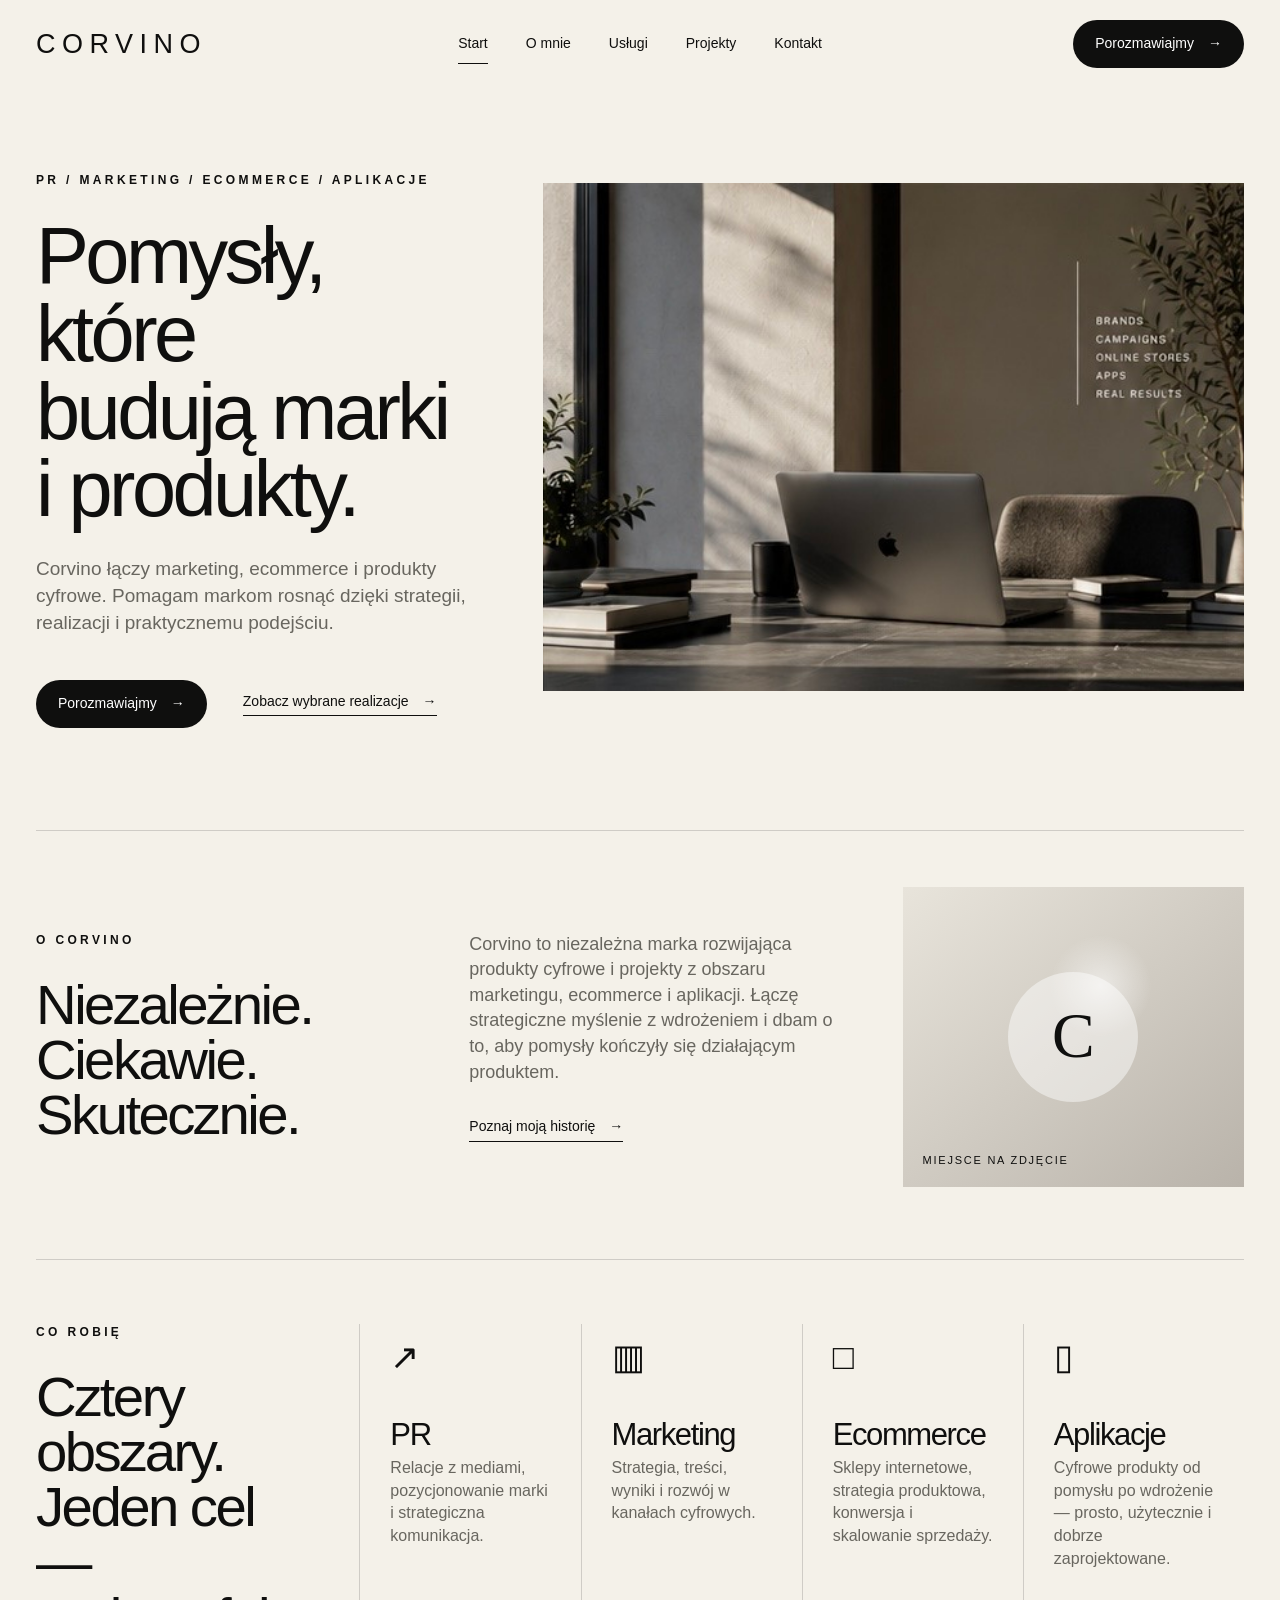
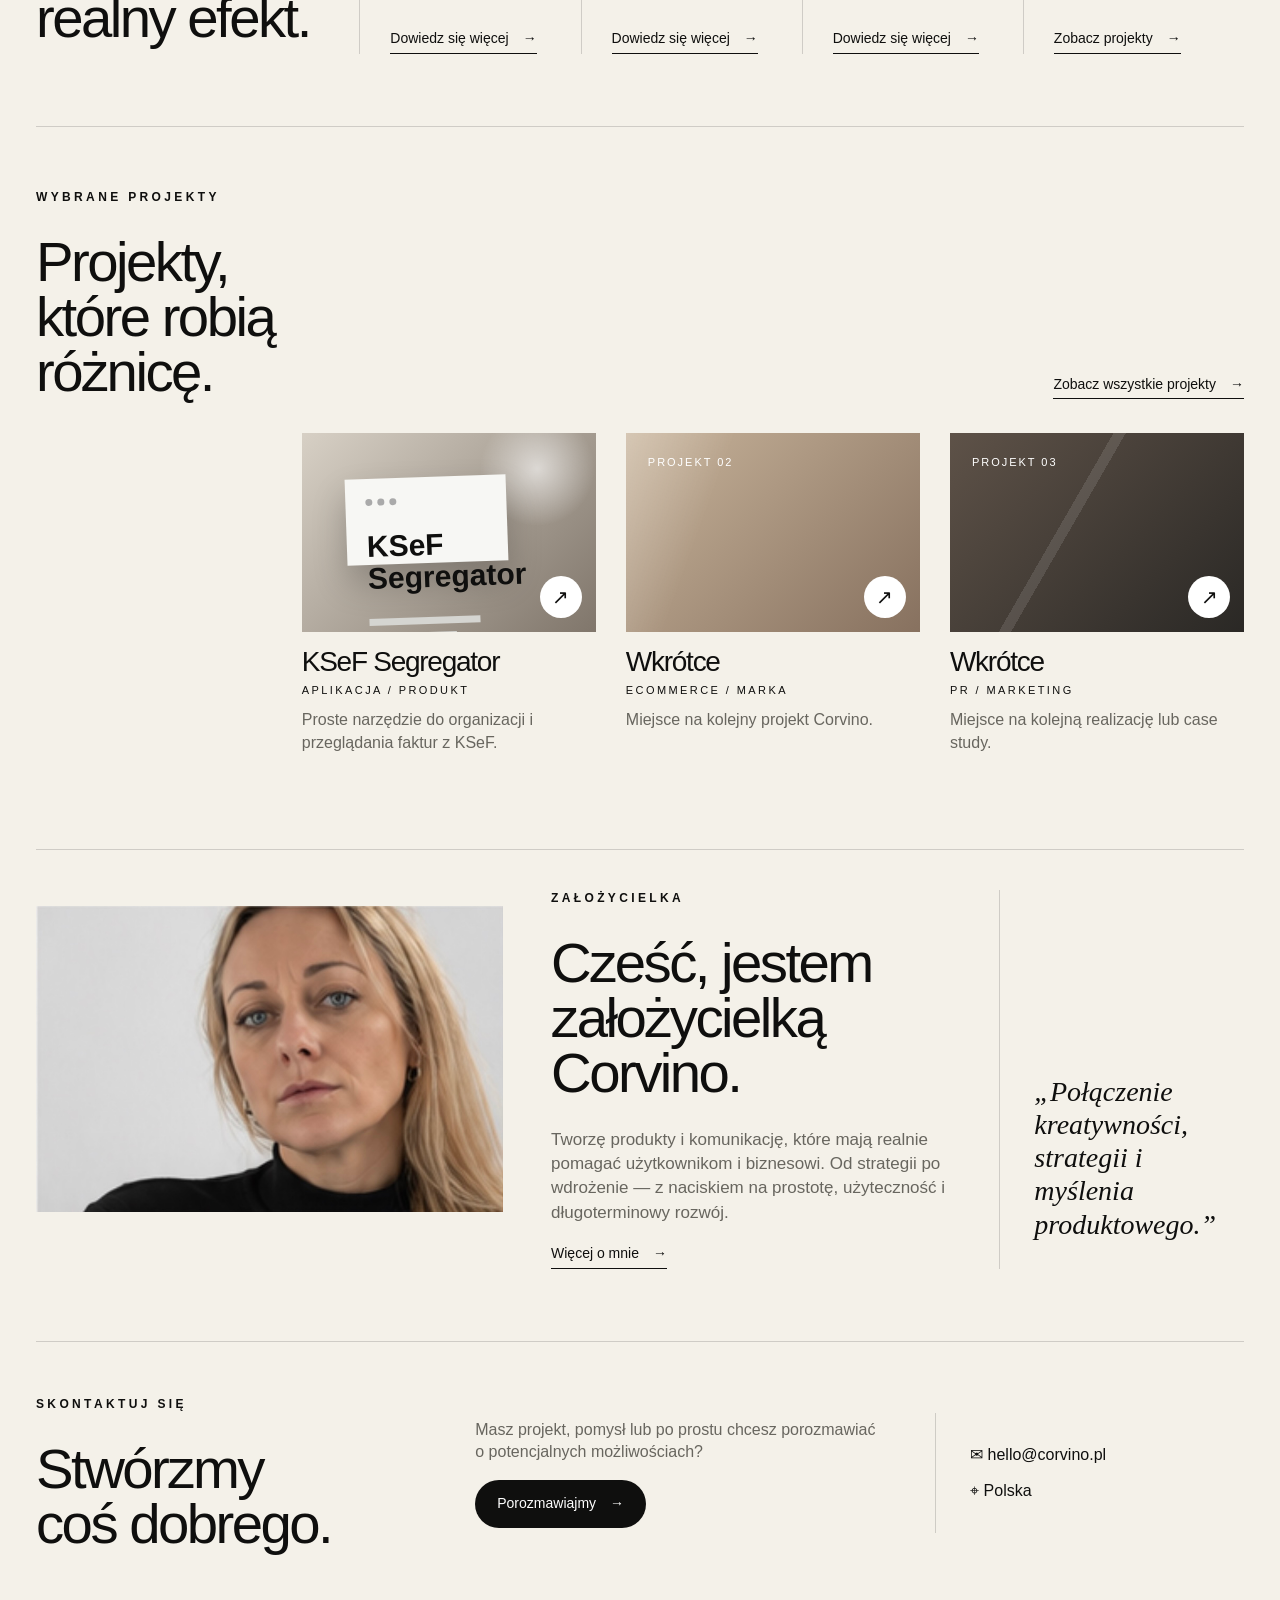
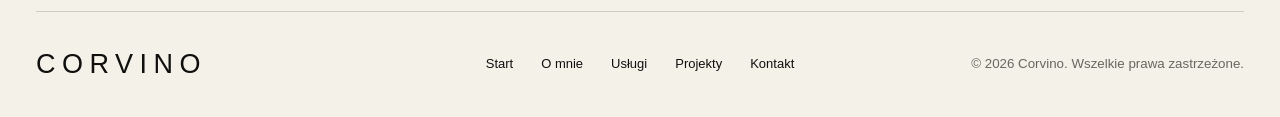
<file: index.html>
<!doctype html>
<html lang="pl">
<head>
  <meta charset="utf-8" />
  <meta name="viewport" content="width=device-width, initial-scale=1" />
  <meta name="description" content="Corvino — produkty cyfrowe, ecommerce, marketing i aplikacje." />
  <title>Corvino — produkty, marki i aplikacje</title>
  <link rel="stylesheet" href="style.css" />
</head>
<body>
  <header class="site-header">
    <a class="brand" href="#start" aria-label="Corvino — strona główna">CORVINO</a>

    <button class="menu-button" aria-expanded="false" aria-controls="main-nav">
      <span></span><span></span>
      <span class="sr-only">Otwórz menu</span>
    </button>

    <nav id="main-nav" class="main-nav" aria-label="Główna nawigacja">
      <a class="active" href="#start">Start</a>
      <a href="#o-mnie">O mnie</a>
      <a href="#uslugi">Usługi</a>
      <a href="#projekty">Projekty</a>
      <a href="#kontakt">Kontakt</a>
    </nav>

    <a class="pill pill-dark header-cta" href="#kontakt">Porozmawiajmy <span>→</span></a>
  </header>

  <main>
    <section id="start" class="hero section-shell">
      <div class="hero-copy">
        <p class="eyebrow">PR / MARKETING / ECOMMERCE / APLIKACJE</p>
        <h1>Pomysły, które<br />budują marki<br />i produkty.</h1>
        <p class="lead">
          Corvino łączy marketing, ecommerce i produkty cyfrowe.
          Pomagam markom rosnąć dzięki strategii, realizacji i praktycznemu podejściu.
        </p>
        <div class="hero-actions">
          <a class="pill pill-dark" href="#kontakt">Porozmawiajmy <span>→</span></a>
          <a class="text-link" href="#projekty">Zobacz wybrane realizacje <span>→</span></a>
        </div>
      </div>

      <div class="hero-visual">
  <img src="hero_laptop_crop.jpg" alt="Biuro Corvino z laptopem" class="hero-photo">
</div>
     
    </section>

    <section id="o-mnie" class="about section-shell section-divider">
      <div>
        <p class="eyebrow">O CORVINO</p>
        <h2>Niezależnie.<br />Ciekawie.<br />Skutecznie.</h2>
      </div>

      <div class="about-copy">
        <p>
          Corvino to niezależna marka rozwijająca produkty cyfrowe i projekty
          z obszaru marketingu, ecommerce i aplikacji. Łączę strategiczne
          myślenie z wdrożeniem i dbam o to, aby pomysły kończyły się działającym produktem.
        </p>
        <a class="text-link" href="#kontakt">Poznaj moją historię <span>→</span></a>
      </div>

      <div class="portrait-placeholder">
        <div class="portrait-mark">C</div>
        <span>miejsce na zdjęcie</span>
      </div>
    </section>

    <section id="uslugi" class="services section-shell section-divider">
      <div class="services-intro">
        <p class="eyebrow">CO ROBIĘ</p>
        <h2>Cztery obszary.<br />Jeden cel —<br />realny efekt.</h2>
      </div>

      <div class="service-grid">
        <article class="service-card">
          <div class="service-icon">↗</div>
          <h3>PR</h3>
          <p>Relacje z mediami, pozycjonowanie marki i strategiczna komunikacja.</p>
          <a class="text-link" href="#kontakt">Dowiedz się więcej <span>→</span></a>
        </article>

        <article class="service-card">
          <div class="service-icon">▥</div>
          <h3>Marketing</h3>
          <p>Strategia, treści, wyniki i rozwój w kanałach cyfrowych.</p>
          <a class="text-link" href="#kontakt">Dowiedz się więcej <span>→</span></a>
        </article>

        <article class="service-card">
          <div class="service-icon">□</div>
          <h3>Ecommerce</h3>
          <p>Sklepy internetowe, strategia produktowa, konwersja i skalowanie sprzedaży.</p>
          <a class="text-link" href="#kontakt">Dowiedz się więcej <span>→</span></a>
        </article>

        <article class="service-card">
          <div class="service-icon">▯</div>
          <h3>Aplikacje</h3>
          <p>Cyfrowe produkty od pomysłu po wdrożenie — prosto, użytecznie i dobrze zaprojektowane.</p>
          <a class="text-link" href="#projekty">Zobacz projekty <span>→</span></a>
        </article>
      </div>
    </section>

    <section id="projekty" class="projects section-shell section-divider">
      <div class="projects-heading">
        <div>
          <p class="eyebrow">WYBRANE PROJEKTY</p>
          <h2>Projekty,<br />które robią<br />różnicę.</h2>
        </div>
        <a class="text-link desktop-only" href="#projekty">Zobacz wszystkie projekty <span>→</span></a>
      </div>

      <div class="project-grid">
        <article class="project-card featured-project">
          <a class="project-image ksef-thumb" href="ksef-segregator/" aria-label="Przejdź do projektu KSeF Segregator">
            <div class="mock-browser">
              <div class="mock-browser-top">
                <span></span><span></span><span></span>
              </div>
              <strong>KSeF<br />Segregator</strong>
              <div class="mock-lines">
                <i></i><i></i><i></i>
              </div>
            </div>
            <span class="project-arrow">↗</span>
          </a>
          <h3><a href="ksef-segregator/">KSeF Segregator</a></h3>
          <p class="project-meta">APLIKACJA / PRODUKT</p>
          <p>Proste narzędzie do organizacji i przeglądania faktur z KSeF.</p>
        </article>

        <article class="project-card">
          <div class="project-image warm-placeholder">
            <span>PROJEKT 02</span>
            <span class="project-arrow">↗</span>
          </div>
          <h3>Wkrótce</h3>
          <p class="project-meta">ECOMMERCE / MARKA</p>
          <p>Miejsce na kolejny projekt Corvino.</p>
        </article>

        <article class="project-card">
          <div class="project-image dark-placeholder">
            <span>PROJEKT 03</span>
            <span class="project-arrow">↗</span>
          </div>
          <h3>Wkrótce</h3>
          <p class="project-meta">PR / MARKETING</p>
          <p>Miejsce na kolejną realizację lub case study.</p>
        </article>
      </div>
    </section>

    <section class="founder section-shell section-divider">
      <div class="founder-visual">
<img src="marta.jpg" alt="Marta, założycielka Corvino" class="founder-photo" style="width:480px !important; height:auto;">
      </div>

      <div class="founder-copy">
        <p class="eyebrow">ZAŁOŻYCIELKA</p>
        <h2>Cześć, jestem<br />założycielką Corvino.</h2>
        <p>
          Tworzę produkty i komunikację, które mają realnie pomagać użytkownikom
          i biznesowi. Od strategii po wdrożenie — z naciskiem na prostotę,
          użyteczność i długoterminowy rozwój.
        </p>
        <a class="text-link" href="#kontakt">Więcej o mnie <span>→</span></a>
      </div>

      <blockquote>
        <p>„Połączenie kreatywności, strategii i myślenia produktowego.”</p>
      </blockquote>
    </section>

    <section id="kontakt" class="contact section-shell section-divider">
      <div>
        <p class="eyebrow">SKONTAKTUJ SIĘ</p>
        <h2>Stwórzmy<br />coś dobrego.</h2>
      </div>

      <div class="contact-copy">
        <p>Masz projekt, pomysł lub po prostu chcesz porozmawiać o potencjalnych możliwościach?</p>
        <a class="pill pill-dark" href="mailto:hello@corvino.pl">Porozmawiajmy <span>→</span></a>
      </div>

      <div class="contact-details">
        <a href="mailto:hello@corvino.pl">✉ hello@corvino.pl</a>
        <span>⌖ Polska</span>
      </div>
    </section>
  </main>

  <footer class="site-footer section-shell">
    <a class="brand" href="#start">CORVINO</a>
    <nav>
      <a href="#start">Start</a>
      <a href="#o-mnie">O mnie</a>
      <a href="#uslugi">Usługi</a>
      <a href="#projekty">Projekty</a>
      <a href="#kontakt">Kontakt</a>
    </nav>
    <small>© <span id="year"></span> Corvino. Wszelkie prawa zastrzeżone.</small>
  </footer>

  <script src="script.js"></script>
</body>
</html>
</file>
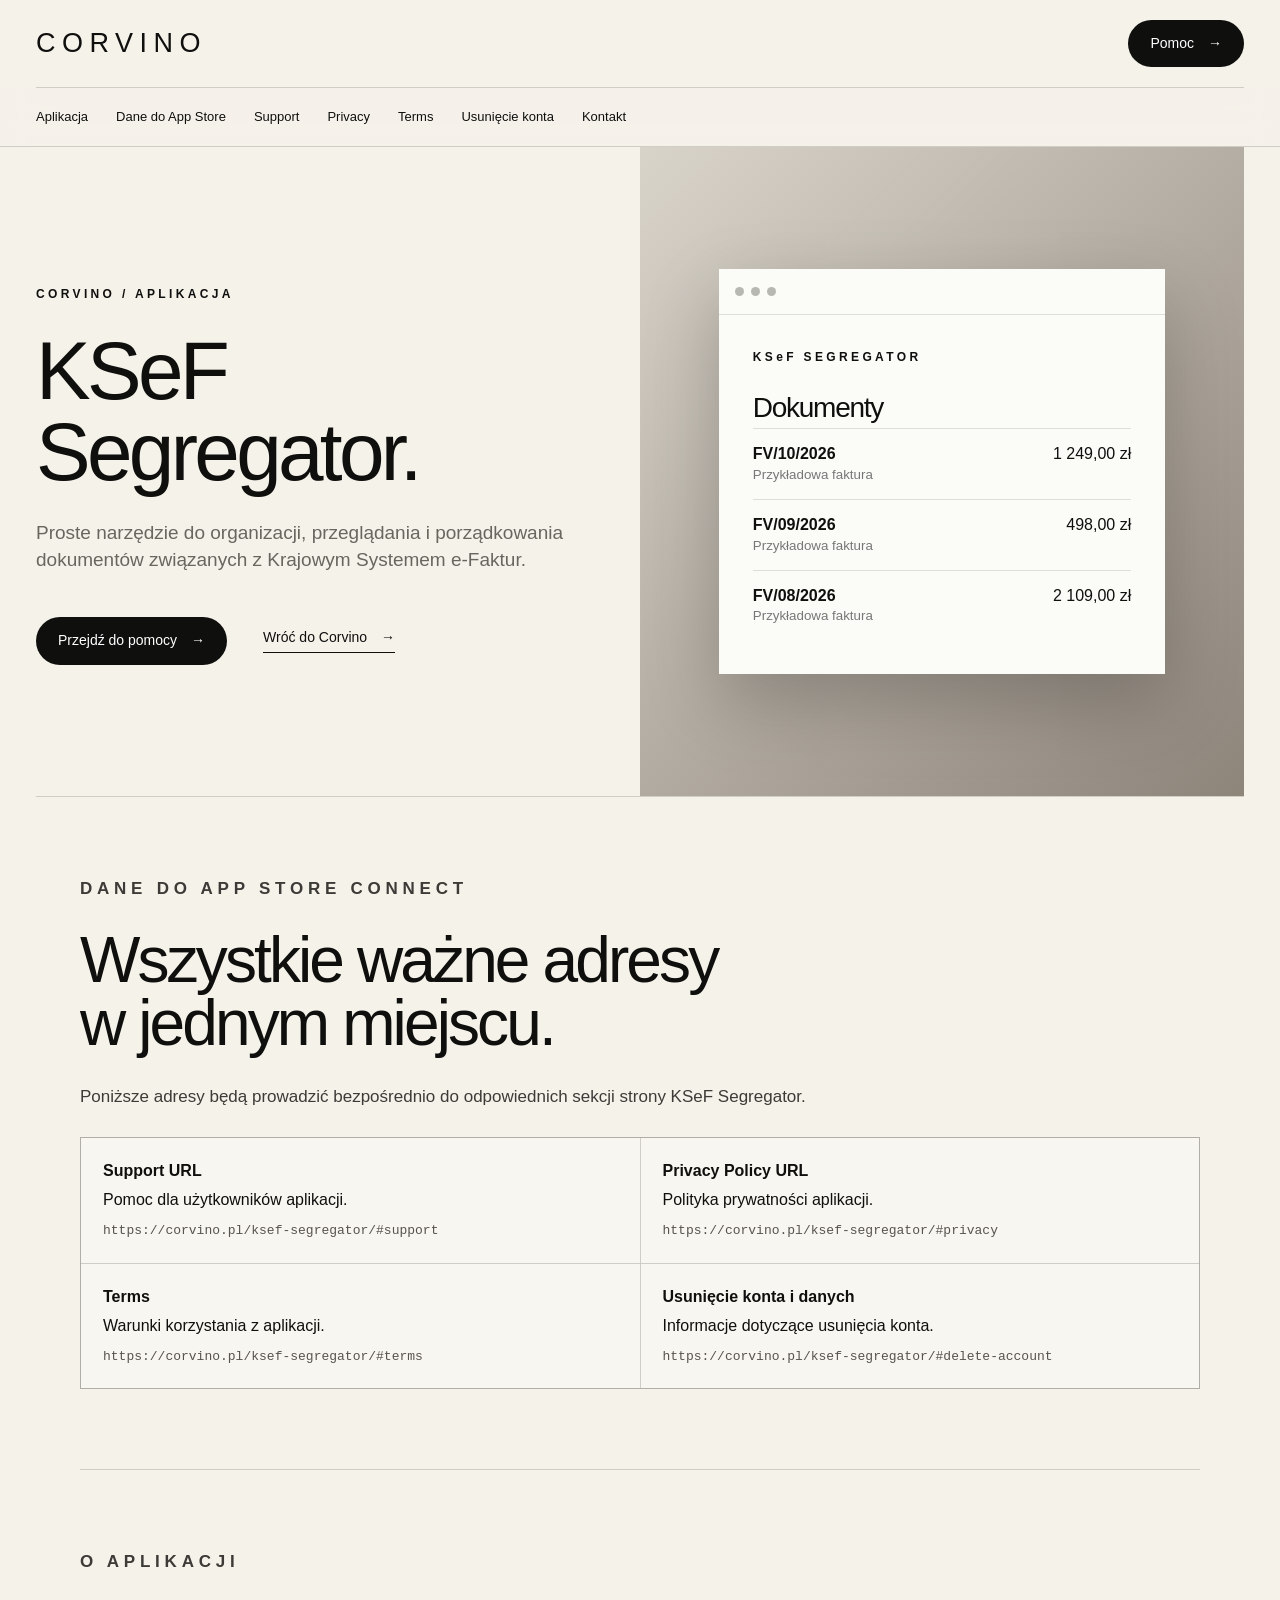
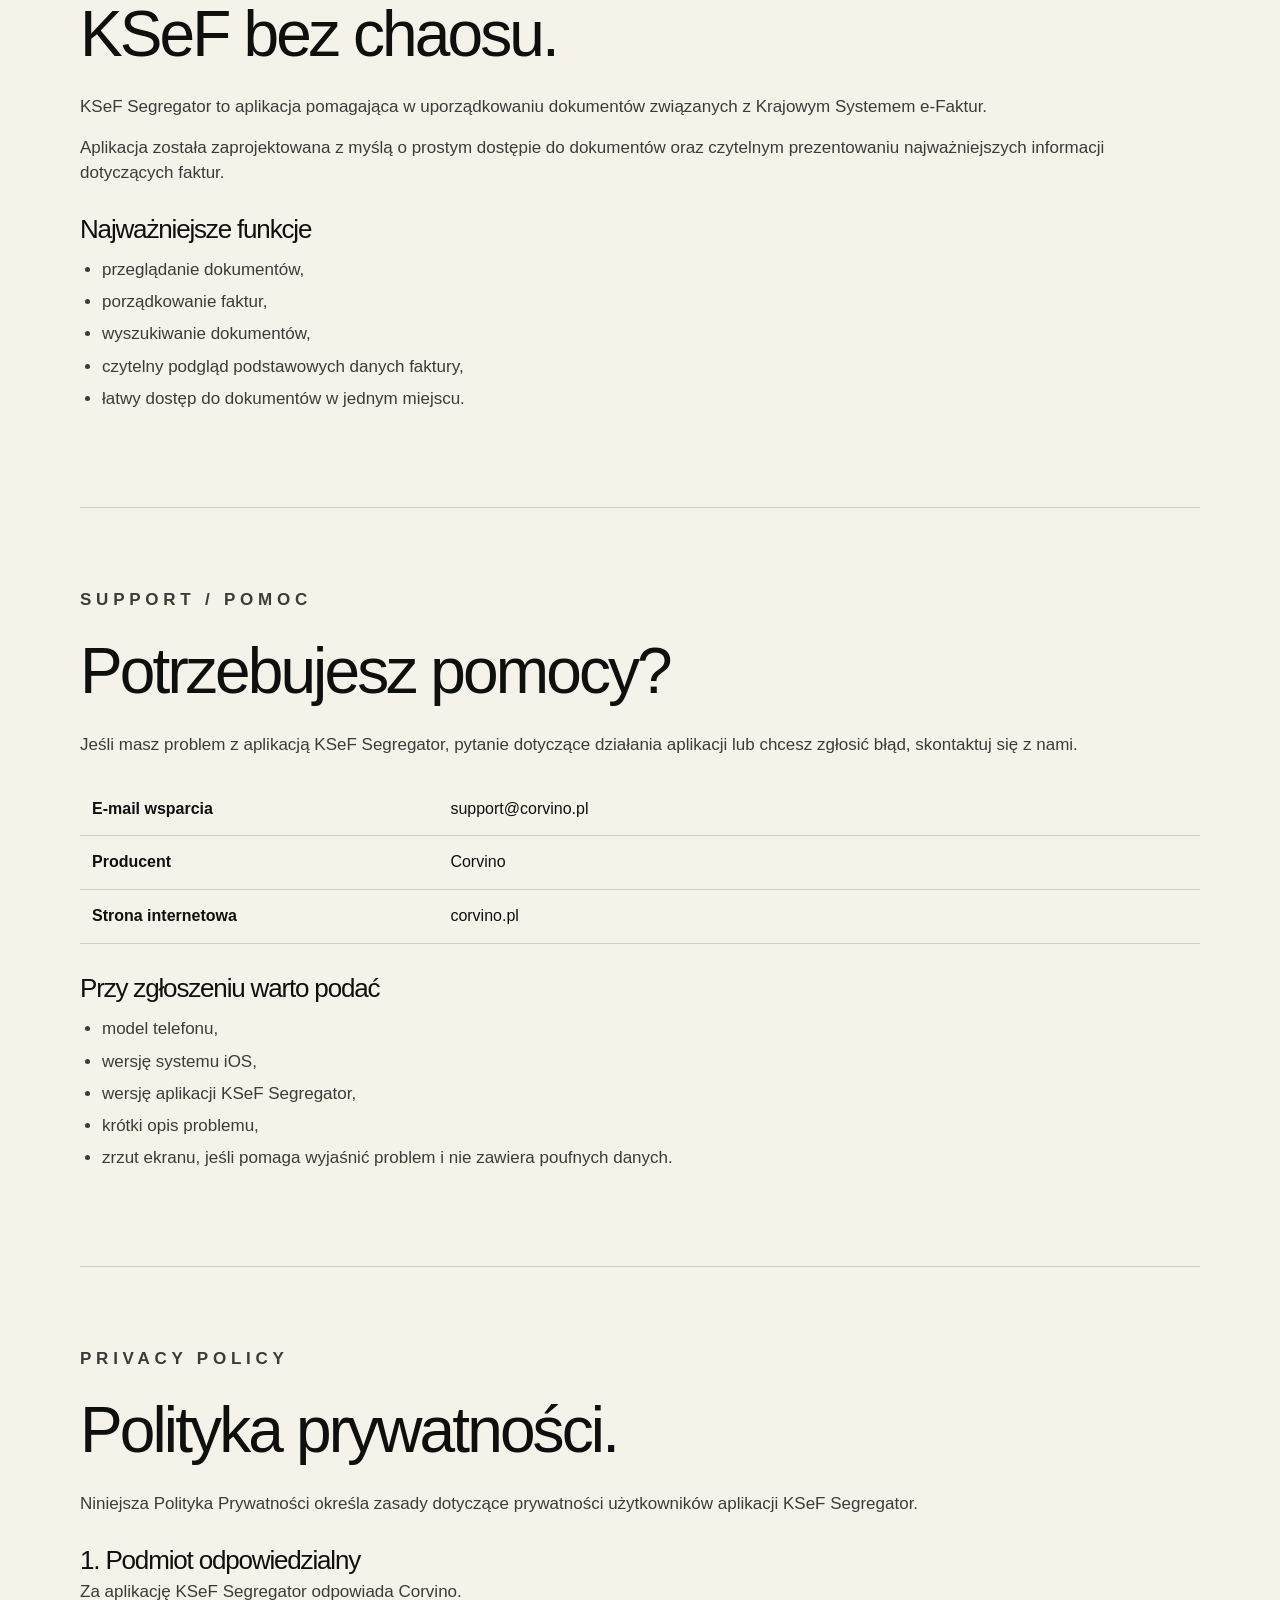
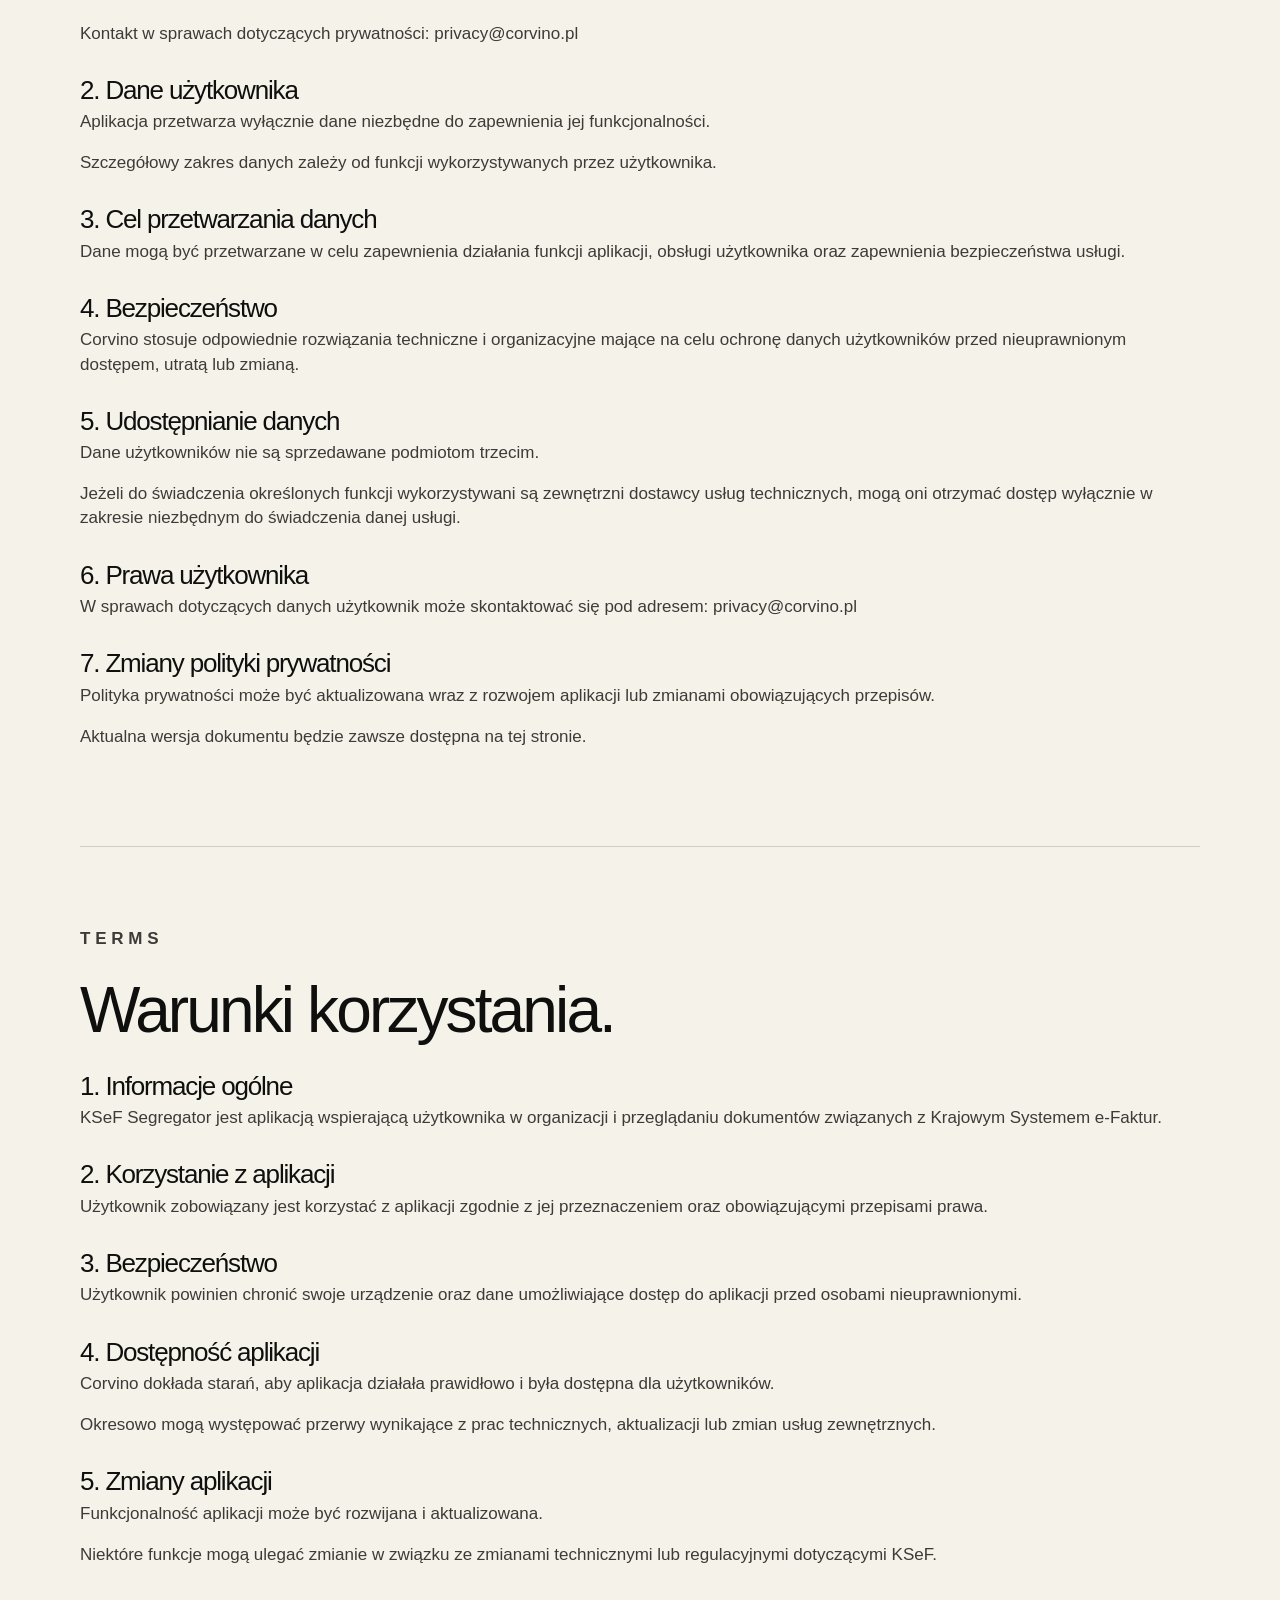
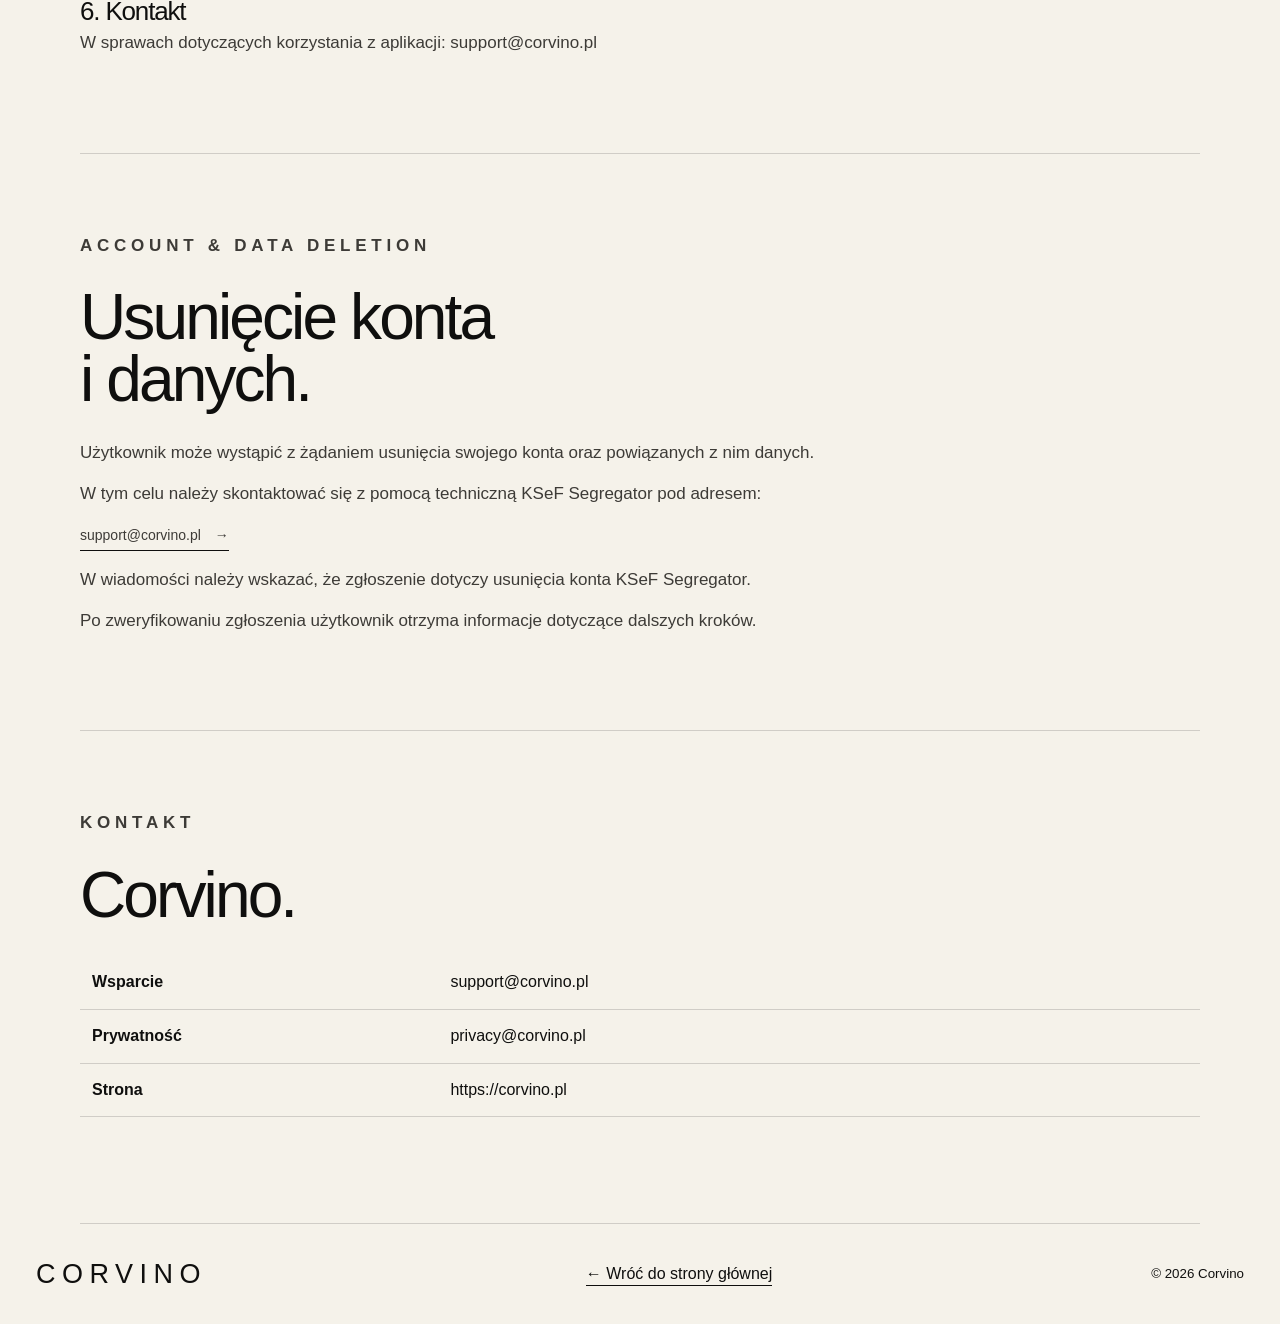
<file: ksef-segregator/index.html>
<!doctype html>
<html lang="pl">
<head>
  <meta charset="utf-8" />
  <meta name="viewport" content="width=device-width, initial-scale=1" />
  <meta name="description" content="KSeF Segregator — informacje o aplikacji, pomoc, polityka prywatności i warunki korzystania." />
  <title>KSeF Segregator — Corvino</title>
  <link rel="stylesheet" href="../style.css" />
</head>

<body class="ksef-body">

  <header class="site-header ksef-header">
    <a class="brand" href="../">CORVINO</a>
    <div></div>
    <a class="pill pill-dark header-cta" href="#support">
      Pomoc <span>→</span>
    </a>
  </header>

  <nav class="ksef-nav" aria-label="Nawigacja po stronie KSeF Segregator">
    <div class="ksef-nav-inner">
      <a href="#app">Aplikacja</a>
      <a href="#appstore">Dane do App Store</a>
      <a href="#support">Support</a>
      <a href="#privacy">Privacy</a>
      <a href="#terms">Terms</a>
      <a href="#delete-account">Usunięcie konta</a>
      <a href="#contact">Kontakt</a>
    </div>
  </nav>

  <main>

    <section id="app" class="product-hero">

      <div class="product-hero-copy">
        <p class="eyebrow">CORVINO / APLIKACJA</p>

        <h1>
          KSeF<br />
          Segregator.
        </h1>

        <p class="lead">
          Proste narzędzie do organizacji, przeglądania i porządkowania
          dokumentów związanych z Krajowym Systemem e-Faktur.
        </p>

        <div class="hero-actions">

          <a class="pill pill-dark" href="#support">
            Przejdź do pomocy <span>→</span>
          </a>

          <a class="text-link" href="../">
            Wróć do Corvino <span>→</span>
          </a>

        </div>
      </div>


      <div class="product-hero-visual">

        <div class="app-window">

          <div class="app-toolbar">
            <i></i>
            <i></i>
            <i></i>
          </div>

          <div class="app-content">

            <p class="eyebrow">KSeF SEGREGATOR</p>

            <h3>Dokumenty</h3>

            <div class="invoice-row">
              <div>
                <strong>FV/10/2026</strong>
                <small>Przykładowa faktura</small>
              </div>
              <span>1 249,00 zł</span>
            </div>

            <div class="invoice-row">
              <div>
                <strong>FV/09/2026</strong>
                <small>Przykładowa faktura</small>
              </div>
              <span>498,00 zł</span>
            </div>

            <div class="invoice-row">
              <div>
                <strong>FV/08/2026</strong>
                <small>Przykładowa faktura</small>
              </div>
              <span>2 109,00 zł</span>
            </div>

          </div>

        </div>
      </div>

    </section>


    <div class="ksef-shell">

      <section id="appstore" class="ksef-section">

        <p class="eyebrow">DANE DO APP STORE CONNECT</p>

        <h2>
          Wszystkie ważne adresy<br />
          w jednym miejscu.
        </h2>

        <p>
          Poniższe adresy będą prowadzić bezpośrednio do odpowiednich
          sekcji strony KSeF Segregator.
        </p>


        <div class="store-links">

          <div class="store-link">
            <strong>Support URL</strong>
            <span>Pomoc dla użytkowników aplikacji.</span>
            <code>
              https://corvino.pl/ksef-segregator/#support
            </code>
          </div>

          <div class="store-link">
            <strong>Privacy Policy URL</strong>
            <span>Polityka prywatności aplikacji.</span>
            <code>
              https://corvino.pl/ksef-segregator/#privacy
            </code>
          </div>

          <div class="store-link">
            <strong>Terms</strong>
            <span>Warunki korzystania z aplikacji.</span>
            <code>
              https://corvino.pl/ksef-segregator/#terms
            </code>
          </div>

          <div class="store-link">
            <strong>Usunięcie konta i danych</strong>
            <span>Informacje dotyczące usunięcia konta.</span>
            <code>
              https://corvino.pl/ksef-segregator/#delete-account
            </code>
          </div>

        </div>

      </section>


      <section class="ksef-section">

        <p class="eyebrow">O APLIKACJI</p>

        <h2>KSeF bez chaosu.</h2>

        <p>
          KSeF Segregator to aplikacja pomagająca w uporządkowaniu
          dokumentów związanych z Krajowym Systemem e-Faktur.
        </p>

        <p>
          Aplikacja została zaprojektowana z myślą o prostym dostępie
          do dokumentów oraz czytelnym prezentowaniu najważniejszych
          informacji dotyczących faktur.
        </p>


        <h3>Najważniejsze funkcje</h3>

        <ul>
          <li>przeglądanie dokumentów,</li>
          <li>porządkowanie faktur,</li>
          <li>wyszukiwanie dokumentów,</li>
          <li>czytelny podgląd podstawowych danych faktury,</li>
          <li>łatwy dostęp do dokumentów w jednym miejscu.</li>
        </ul>

      </section>


      <section id="support" class="ksef-section">

        <p class="eyebrow">SUPPORT / POMOC</p>

        <h2>Potrzebujesz pomocy?</h2>

        <p>
          Jeśli masz problem z aplikacją KSeF Segregator,
          pytanie dotyczące działania aplikacji lub chcesz zgłosić błąd,
          skontaktuj się z nami.
        </p>


        <table class="data-table">

          <tr>
            <th>E-mail wsparcia</th>
            <td>
              <a href="mailto:support@corvino.pl">
                support@corvino.pl
              </a>
            </td>
          </tr>

          <tr>
            <th>Producent</th>
            <td>Corvino</td>
          </tr>

          <tr>
            <th>Strona internetowa</th>
            <td>corvino.pl</td>
          </tr>

        </table>


        <h3>Przy zgłoszeniu warto podać</h3>

        <ul>
          <li>model telefonu,</li>
          <li>wersję systemu iOS,</li>
          <li>wersję aplikacji KSeF Segregator,</li>
          <li>krótki opis problemu,</li>
          <li>
            zrzut ekranu, jeśli pomaga wyjaśnić problem
            i nie zawiera poufnych danych.
          </li>
        </ul>

      </section>


      <section id="privacy" class="ksef-section">

        <p class="eyebrow">PRIVACY POLICY</p>

        <h2>Polityka prywatności.</h2>

        <p>
          Niniejsza Polityka Prywatności określa zasady dotyczące
          prywatności użytkowników aplikacji KSeF Segregator.
        </p>


        <h3>1. Podmiot odpowiedzialny</h3>

        <p>
          Za aplikację KSeF Segregator odpowiada Corvino.
        </p>

        <p>
          Kontakt w sprawach dotyczących prywatności:
          <a href="mailto:privacy@corvino.pl">
            privacy@corvino.pl
          </a>
        </p>


        <h3>2. Dane użytkownika</h3>

        <p>
          Aplikacja przetwarza wyłącznie dane niezbędne
          do zapewnienia jej funkcjonalności.
        </p>

        <p>
          Szczegółowy zakres danych zależy od funkcji wykorzystywanych
          przez użytkownika.
        </p>


        <h3>3. Cel przetwarzania danych</h3>

        <p>
          Dane mogą być przetwarzane w celu zapewnienia działania
          funkcji aplikacji, obsługi użytkownika oraz zapewnienia
          bezpieczeństwa usługi.
        </p>


        <h3>4. Bezpieczeństwo</h3>

        <p>
          Corvino stosuje odpowiednie rozwiązania techniczne
          i organizacyjne mające na celu ochronę danych użytkowników
          przed nieuprawnionym dostępem, utratą lub zmianą.
        </p>


        <h3>5. Udostępnianie danych</h3>

        <p>
          Dane użytkowników nie są sprzedawane podmiotom trzecim.
        </p>

        <p>
          Jeżeli do świadczenia określonych funkcji wykorzystywani są
          zewnętrzni dostawcy usług technicznych, mogą oni otrzymać
          dostęp wyłącznie w zakresie niezbędnym do świadczenia
          danej usługi.
        </p>


        <h3>6. Prawa użytkownika</h3>

        <p>
          W sprawach dotyczących danych użytkownik może skontaktować
          się pod adresem:
          <a href="mailto:privacy@corvino.pl">
            privacy@corvino.pl
          </a>
        </p>


        <h3>7. Zmiany polityki prywatności</h3>

        <p>
          Polityka prywatności może być aktualizowana wraz z rozwojem
          aplikacji lub zmianami obowiązujących przepisów.
        </p>

        <p>
          Aktualna wersja dokumentu będzie zawsze dostępna na tej stronie.
        </p>

      </section>


      <section id="terms" class="ksef-section">

        <p class="eyebrow">TERMS</p>

        <h2>Warunki korzystania.</h2>


        <h3>1. Informacje ogólne</h3>

        <p>
          KSeF Segregator jest aplikacją wspierającą użytkownika
          w organizacji i przeglądaniu dokumentów związanych
          z Krajowym Systemem e-Faktur.
        </p>


        <h3>2. Korzystanie z aplikacji</h3>

        <p>
          Użytkownik zobowiązany jest korzystać z aplikacji zgodnie
          z jej przeznaczeniem oraz obowiązującymi przepisami prawa.
        </p>


        <h3>3. Bezpieczeństwo</h3>

        <p>
          Użytkownik powinien chronić swoje urządzenie oraz dane
          umożliwiające dostęp do aplikacji przed osobami nieuprawnionymi.
        </p>


        <h3>4. Dostępność aplikacji</h3>

        <p>
          Corvino dokłada starań, aby aplikacja działała prawidłowo
          i była dostępna dla użytkowników.
        </p>

        <p>
          Okresowo mogą występować przerwy wynikające z prac
          technicznych, aktualizacji lub zmian usług zewnętrznych.
        </p>


        <h3>5. Zmiany aplikacji</h3>

        <p>
          Funkcjonalność aplikacji może być rozwijana i aktualizowana.
        </p>

        <p>
          Niektóre funkcje mogą ulegać zmianie w związku
          ze zmianami technicznymi lub regulacyjnymi dotyczącymi KSeF.
        </p>


        <h3>6. Kontakt</h3>

        <p>
          W sprawach dotyczących korzystania z aplikacji:
          <a href="mailto:support@corvino.pl">
            support@corvino.pl
          </a>
        </p>

      </section>


      <section id="delete-account" class="ksef-section">

        <p class="eyebrow">ACCOUNT & DATA DELETION</p>

        <h2>
          Usunięcie konta<br />
          i danych.
        </h2>

        <p>
          Użytkownik może wystąpić z żądaniem usunięcia swojego
          konta oraz powiązanych z nim danych.
        </p>

        <p>
          W tym celu należy skontaktować się z pomocą techniczną
          KSeF Segregator pod adresem:
        </p>

        <p>
          <a class="text-link" href="mailto:support@corvino.pl">
            support@corvino.pl <span>→</span>
          </a>
        </p>

        <p>
          W wiadomości należy wskazać, że zgłoszenie dotyczy
          usunięcia konta KSeF Segregator.
        </p>

        <p>
          Po zweryfikowaniu zgłoszenia użytkownik otrzyma informacje
          dotyczące dalszych kroków.
        </p>

      </section>


      <section id="contact" class="ksef-section">

        <p class="eyebrow">KONTAKT</p>

        <h2>Corvino.</h2>

        <table class="data-table">

          <tr>
            <th>Wsparcie</th>
            <td>
              <a href="mailto:support@corvino.pl">
                support@corvino.pl
              </a>
            </td>
          </tr>

          <tr>
            <th>Prywatność</th>
            <td>
              <a href="mailto:privacy@corvino.pl">
                privacy@corvino.pl
              </a>
            </td>
          </tr>

          <tr>
            <th>Strona</th>
            <td>https://corvino.pl</td>
          </tr>

        </table>

      </section>

    </div>

  </main>


  <footer class="ksef-footer">

    <a class="brand" href="../">
      CORVINO
    </a>

    <a class="back-link" href="../">
      ← Wróć do strony głównej
    </a>

    <small>
      © <span id="year"></span> Corvino
    </small>

  </footer>

  <script src="../script.js"></script>

</body>
</html>
</file>
<file: style.css>
/* CORVINO — statyczna strona pod GitHub Pages */
:root {
  --bg: #f4f1e9;
  --paper: #f8f6f0;
  --ink: #0f0f0e;
  --muted: #68665f;
  --line: rgba(15, 15, 14, .16);
  --radius: 999px;
  --max: 1400px;
}

* { box-sizing: border-box; }
html { scroll-behavior: smooth; }
body {
  margin: 0;
  background: var(--bg);
  color: var(--ink);
  font-family: Inter, ui-sans-serif, -apple-system, BlinkMacSystemFont, "Segoe UI", Helvetica, Arial, sans-serif;
  font-size: 16px;
  line-height: 1.42;
}
img { max-width: 100%; display: block; }
a { color: inherit; text-decoration: none; }
button { font: inherit; }
.sr-only {
  position: absolute !important;
  width: 1px; height: 1px; padding: 0; margin: -1px;
  overflow: hidden; clip: rect(0, 0, 0, 0); white-space: nowrap; border: 0;
}
.section-shell {
  width: min(calc(100% - 72px), var(--max));
  margin-inline: auto;
}
.section-divider { border-top: 1px solid var(--line); }

.site-header {
  width: min(calc(100% - 72px), var(--max));
  margin: 0 auto;
  min-height: 88px;
  display: grid;
  grid-template-columns: 1fr auto 1fr;
  align-items: center;
  gap: 28px;
}
.brand {
  font-size: 27px;
  letter-spacing: .24em;
  font-weight: 500;
  justify-self: start;
}
.main-nav {
  display: flex;
  align-items: center;
  gap: 38px;
  font-size: 14px;
}
.main-nav a { position: relative; padding: 10px 0; }
.main-nav a::after {
  content: "";
  position: absolute;
  left: 0; right: 100%; bottom: 0;
  height: 1px; background: var(--ink);
  transition: right .2s ease;
}
.main-nav a:hover::after, .main-nav a.active::after { right: 0; }
.header-cta { justify-self: end; }

.pill {
  display: inline-flex;
  align-items: center;
  gap: 14px;
  border-radius: var(--radius);
  padding: 14px 22px;
  width: max-content;
  font-size: 14px;
  transition: transform .15s ease, opacity .15s ease;
}
.pill:hover { transform: translateY(-1px); }
.pill-dark { background: var(--ink); color: #fff; }
.text-link {
  display: inline-flex;
  align-items: center;
  gap: 14px;
  padding-bottom: 4px;
  border-bottom: 1px solid var(--ink);
  font-size: 14px;
  width: max-content;
}
.eyebrow {
  margin: 0 0 28px;
  font-size: 12px;
  letter-spacing: .28em;
  font-weight: 600;
}
h1, h2, h3, p { margin-top: 0; }
h1, h2, h3 { font-weight: 450; letter-spacing: -.045em; line-height: .98; }
h1 { font-size: clamp(64px, 6.2vw, 118px); margin-bottom: 28px; }
h2 { font-size: clamp(46px, 4.4vw, 82px); margin-bottom: 0; }
h3 { font-size: 28px; margin: 16px 0 7px; }
.lead { max-width: 650px; font-size: 19px; color: var(--muted); }
.hero {
  display: grid;
  grid-template-columns: .84fr 1.16fr;
  gap: 0;
  min-height: 690px;
  padding-bottom: 44px;
}
.hero-copy {
  padding: 84px 54px 58px 0;
  display: flex;
  flex-direction: column;
  justify-content: center;
}
.hero-actions { display: flex; align-items: center; gap: 36px; margin-top: 24px; flex-wrap: wrap; }

.hero-visual {
  min-height: 620px;
  position: relative;
  overflow: hidden;
  background:
    linear-gradient(105deg, rgba(255,255,255,.16), transparent 35%),
    radial-gradient(circle at 80% 25%, rgba(255,255,255,.18), transparent 18%),
    linear-gradient(130deg, #5a5043 0 31%, #766c5e 31% 56%, #443d35 56%);
}
.wall-shadow {
  position: absolute; inset: 0;
  background:
    linear-gradient(78deg, transparent 0 28%, rgba(0,0,0,.30) 28.2% 30.2%, transparent 30.5% 34%, rgba(255,255,255,.22) 34.5% 36%, transparent 36.5%),
    linear-gradient(78deg, transparent 0 53%, rgba(0,0,0,.25) 53.5% 55%, transparent 55.5%);
  opacity: .7;
}
.desk {
  position: absolute;
  left: 0; right: 0; bottom: 0;
  height: 155px;
  background: linear-gradient(#5a5147, #342f2b);
  box-shadow: inset 0 12px 25px rgba(255,255,255,.08);
}
.laptop { position: absolute; width: 300px; left: 46%; top: 45%; transform: translate(-50%, -50%); }
.laptop-screen {
  width: 246px; height: 162px; margin: auto;
  border-radius: 8px 8px 3px 3px;
  background: linear-gradient(145deg, #8f887e, #5f5a54);
  border: 5px solid #2b2927;
  box-shadow: 0 20px 30px rgba(0,0,0,.25);
}
.laptop-screen::after {
  content: "●";
  display: grid; place-items: center;
  height: 100%;
  font-size: 24px; color: #252321;
}
.laptop-base {
  width: 300px; height: 13px;
  background: #b5ada2;
  clip-path: polygon(8% 0, 92% 0, 100% 100%, 0 100%);
}
.book-stack {
  position: absolute;
  left: 8%; bottom: 92px;
  width: 160px; height: 66px;
  background: linear-gradient(#c9c1b5 0 20%, #292724 20% 45%, #8b8378 45% 67%, #191817 67%);
  transform: skewX(-8deg);
}
.plant::before, .plant::after { content: ""; position: absolute; background: #1e271c; border-radius: 80% 0 80% 0; transform-origin: bottom left; }
.plant-a { position: absolute; left: 4%; bottom: 135px; width: 160px; height: 250px; border-left: 4px solid #222a1f; transform: rotate(-7deg); }
.plant-a::before { width: 64px; height: 29px; left: -4px; top: 62px; transform: rotate(-28deg); box-shadow: 40px 42px 0 #1e271c, 5px 82px 0 #1e271c, 62px 115px 0 #1e271c, 12px 146px 0 #1e271c; }
.plant-a::after { width: 58px; height: 26px; left: -2px; top: 18px; transform: rotate(18deg) scaleX(-1); box-shadow: -52px 58px 0 #1e271c, -15px 94px 0 #1e271c; }
.hero-caption {
  position: absolute; right: 7%; top: 18%;
  border-left: 1px solid rgba(255,255,255,.65);
  padding: 18px 0 18px 18px;
  display: grid; gap: 7px;
  color: #fff; font-size: 11px; letter-spacing: .18em;
}

.about {
  display: grid;
  grid-template-columns: 1fr 1fr .9fr;
  gap: 54px;
  padding: 56px 0 72px;
  align-items: center;
}
.about-copy { max-width: 540px; font-size: 18px; color: var(--muted); }
.about-copy .text-link { margin-top: 14px; color: var(--ink); }
.portrait-placeholder, .founder-visual {
  min-height: 300px;
  background:
    radial-gradient(circle at 58% 33%, rgba(255,255,255,.55), transparent 18%),
    linear-gradient(140deg, #e8e4db, #b9b3aa);
  display: grid; place-items: center;
  position: relative; overflow: hidden;
}
.portrait-mark {
  width: 130px; height: 130px; border-radius: 50%;
  background: rgba(255,255,255,.45);
  display: grid; place-items: center;
  font-size: 64px; font-family: Georgia, serif;
}
.portrait-placeholder span, .founder-visual span {
  position: absolute; bottom: 18px; left: 20px;
  font-size: 11px; letter-spacing: .16em; text-transform: uppercase;
}

.services {
  display: grid;
  grid-template-columns: .72fr 2.28fr;
  gap: 44px;
  padding: 64px 0 72px;
}
.service-grid {
  display: grid;
  grid-template-columns: repeat(4, 1fr);
}
.service-card {
  min-height: 330px;
  padding: 8px 30px 0;
  border-left: 1px solid var(--line);
  display: flex;
  flex-direction: column;
}
.service-icon { font-size: 35px; margin-bottom: 22px; }
.service-card h3 { font-size: 31px; }
.service-card p { color: var(--muted); }
.service-card .text-link { margin-top: auto; }

.projects { padding: 62px 0 78px; }
.projects-heading {
  display: flex; justify-content: space-between; align-items: flex-end; gap: 36px;
  margin-bottom: 34px;
}
.project-grid {
  display: grid;
  grid-template-columns: repeat(3, 1fr);
  gap: 30px;
  margin-left: 22%;
}
.project-image {
  aspect-ratio: 1.48 / 1;
  position: relative;
  display: block;
  overflow: hidden;
  background: #d8d3c9;
}
.project-arrow {
  position: absolute; right: 14px; bottom: 14px;
  width: 42px; height: 42px; background: #fff;
  border-radius: 50%; display: grid; place-items: center;
  font-size: 20px;
}
.ksef-thumb {
  background:
    radial-gradient(circle at 80% 18%, rgba(255,255,255,.6), transparent 20%),
    linear-gradient(135deg, #d7d0c5, #80766b);
  padding: 44px;
}
.mock-browser {
  width: 78%;
  height: 78%;
  background: #f7f7f4;
  box-shadow: 0 18px 34px rgba(0,0,0,.22);
  padding: 20px;
  transform: rotate(-2deg);
}
.mock-browser-top { display: flex; gap: 5px; margin-bottom: 26px; }
.mock-browser-top span { width: 7px; height: 7px; border-radius: 50%; background: #aaa; }
.mock-browser strong { font-size: 30px; line-height: 1; font-weight: 600; }
.mock-lines { display: grid; gap: 8px; margin-top: 24px; }
.mock-lines i { display: block; height: 7px; background: #d5d5d1; width: 92%; }
.mock-lines i:nth-child(2) { width: 72%; }
.mock-lines i:nth-child(3) { width: 84%; }
.warm-placeholder {
  background:
    linear-gradient(110deg, rgba(255,255,255,.25), transparent 30%),
    linear-gradient(135deg, #c8b49b, #87715f);
}
.dark-placeholder {
  background:
    linear-gradient(120deg, transparent 40%, rgba(255,255,255,.11) 40% 43%, transparent 43%),
    linear-gradient(135deg, #5e5248, #2a2825);
}
.warm-placeholder > span:first-child, .dark-placeholder > span:first-child {
  position: absolute; left: 22px; top: 22px; color: white;
  letter-spacing: .18em; font-size: 11px;
}
.project-card h3 a:hover { opacity: .65; }
.project-card > p { color: var(--muted); max-width: 390px; }
.project-meta { font-size: 11px; letter-spacing: .22em; color: var(--ink) !important; }

.founder {
  display: grid;
  grid-template-columns: 1.05fr .9fr .55fr;
  gap: 48px;
  padding: 0 0 72px;
  align-items: stretch;
}
.founder-visual { min-height: 440px; }
.portrait-mark.big { width: 180px; height: 180px; font-size: 88px; }
.founder-copy { padding-top: 40px; }
.founder-copy > p:not(.eyebrow) { color: var(--muted); font-size: 17px; max-width: 560px; margin-top: 28px; }
blockquote {
  margin: 40px 0 0;
  border-left: 1px solid var(--line);
  padding-left: 34px;
  display: flex; flex-direction: column; justify-content: flex-end;
}
blockquote p {
  font-family: Georgia, "Times New Roman", serif;
  font-size: 28px;
  font-style: italic;
  line-height: 1.18;
}

.contact {
  display: grid;
  grid-template-columns: .95fr 1fr .75fr;
  gap: 48px;
  padding: 54px 0 60px;
  align-items: center;
}
.contact-copy p { max-width: 480px; color: var(--muted); }
.contact-details {
  min-height: 120px;
  border-left: 1px solid var(--line);
  padding-left: 34px;
  display: flex; flex-direction: column; justify-content: center; gap: 14px;
}

.site-footer {
  border-top: 1px solid var(--line);
  min-height: 106px;
  display: grid;
  grid-template-columns: 1fr auto 1fr;
  gap: 20px; align-items: center;
}
.site-footer nav { display: flex; gap: 28px; font-size: 13px; }
.site-footer small { justify-self: end; color: var(--muted); }

.menu-button { display: none; }

/* KSeF */
.ksef-body { background: #f5f2ea; }
.ksef-header { border-bottom: 1px solid var(--line); }
.ksef-nav {
  position: sticky;
  top: 0;
  z-index: 10;
  background: rgba(245,242,234,.93);
  backdrop-filter: blur(12px);
  border-bottom: 1px solid var(--line);
}
.ksef-nav-inner {
  width: min(calc(100% - 72px), var(--max));
  margin: 0 auto;
  min-height: 58px;
  display: flex;
  align-items: center;
  gap: 28px;
  overflow-x: auto;
  white-space: nowrap;
  scrollbar-width: none;
  font-size: 13px;
}
.ksef-nav-inner::-webkit-scrollbar { display: none; }

.product-hero {
  width: min(calc(100% - 72px), var(--max));
  margin: 0 auto;
  display: grid;
  grid-template-columns: 1fr 1fr;
  min-height: 650px;
  border-bottom: 1px solid var(--line);
}
.product-hero-copy {
  padding: 88px 70px 80px 0;
  display: flex; flex-direction: column; justify-content: center;
}
.product-hero h1 { font-size: clamp(62px, 6.4vw, 110px); }
.product-hero-visual {
  background: linear-gradient(135deg, #d9d4ca, #8d847a);
  display: grid; place-items: center; padding: 54px;
}
.app-window {
  width: min(620px, 90%);
  background: #fbfbf8;
  box-shadow: 0 28px 70px rgba(0,0,0,.22);
}
.app-toolbar {
  height: 46px; border-bottom: 1px solid #ddd;
  display: flex; align-items: center; gap: 7px; padding: 0 16px;
}
.app-toolbar i { width: 9px; height: 9px; border-radius: 50%; background: #b8b8b3; }
.app-content { padding: 34px; }
.app-content h3 { margin-top: 0; }
.invoice-row {
  display: grid; grid-template-columns: 1fr auto; gap: 14px;
  padding: 14px 0; border-top: 1px solid #ddd;
}
.invoice-row small { color: #777; display: block; }

.ksef-shell {
  width: min(calc(100% - 72px), 1120px);
  margin: 0 auto;
}
.ksef-section {
  padding: 80px 0;
  border-bottom: 1px solid var(--line);
  scroll-margin-top: 70px;
}
.ksef-section h2 { font-size: clamp(42px, 5vw, 74px); margin-bottom: 30px; }
.ksef-section h3 { margin-top: 32px; font-size: 26px; }
.ksef-section p, .ksef-section li { color: #3d3b37; font-size: 17px; }
.ksef-section ul { padding-left: 22px; }
.ksef-section li + li { margin-top: 8px; }

.store-links {
  display: grid;
  grid-template-columns: repeat(2, minmax(0, 1fr));
  gap: 1px;
  background: var(--line);
  border: 1px solid var(--line);
  margin-top: 28px;
}
.store-link {
  background: var(--paper);
  padding: 22px;
}
.store-link strong { display: block; margin-bottom: 7px; }
.store-link code {
  display: block;
  margin-top: 10px;
  font-size: 13px;
  word-break: break-all;
  color: #57534d;
}
.notice {
  padding: 20px 22px;
  border: 1px solid var(--line);
  background: rgba(255,255,255,.32);
  margin: 24px 0;
}
.notice strong { display: block; margin-bottom: 4px; }
.data-table {
  width: 100%;
  border-collapse: collapse;
  margin: 26px 0;
}
.data-table th, .data-table td {
  padding: 15px 12px;
  border-bottom: 1px solid var(--line);
  vertical-align: top;
  text-align: left;
}
.data-table th { width: 32%; font-weight: 600; }
.placeholder {
  display: inline-block;
  border: 1px dashed #6e6a63;
  padding: 2px 7px;
  font-size: .9em;
  color: #5f5b54;
  background: rgba(255,255,255,.3);
}
.ksef-footer {
  width: min(calc(100% - 72px), var(--max));
  margin: 0 auto;
  min-height: 100px;
  display: flex; align-items: center; justify-content: space-between; gap: 25px;
}
.back-link { border-bottom: 1px solid currentColor; }

/* responsive */
@media (max-width: 1050px) {
  .site-header { grid-template-columns: 1fr auto; }
  .main-nav, .header-cta { display: none; }
  .menu-button {
    justify-self: end;
    display: grid;
    width: 46px; height: 46px;
    place-content: center;
    gap: 6px;
    border: 1px solid var(--line);
    border-radius: 50%;
    background: transparent;
  }
  .menu-button span:not(.sr-only) { width: 18px; height: 1px; background: var(--ink); }
  .main-nav.open {
    display: flex;
    position: absolute;
    z-index: 20;
    top: 75px; left: 24px; right: 24px;
    padding: 24px;
    flex-direction: column;
    align-items: flex-start;
    background: var(--paper);
    border: 1px solid var(--line);
  }
  .hero { grid-template-columns: 1fr; }
  .hero-copy { padding-right: 0; min-height: auto; }
  .hero-visual { min-height: 540px; }
  .about { grid-template-columns: 1fr 1fr; }
  .portrait-placeholder { grid-column: 1 / -1; min-height: 420px; }
  .services { grid-template-columns: 1fr; }
  .service-grid { grid-template-columns: repeat(2, 1fr); }
  .project-grid { margin-left: 0; }
  .founder { grid-template-columns: 1fr 1fr; }
  blockquote { grid-column: 2; margin-top: 0; }
  .contact { grid-template-columns: 1fr 1fr; }
  .contact-details { grid-column: 1 / -1; border-left: 0; border-top: 1px solid var(--line); padding: 24px 0 0; }
  .product-hero { grid-template-columns: 1fr; }
  .product-hero-copy { padding-right: 0; }
  .product-hero-visual { min-height: 500px; }
}

@media (max-width: 720px) {
  .section-shell, .site-header, .ksef-nav-inner, .product-hero, .ksef-shell, .ksef-footer {
    width: min(calc(100% - 36px), var(--max));
  }
  .site-header { min-height: 72px; }
  .brand { font-size: 21px; }
  .hero { padding-bottom: 28px; }
  .hero-copy { padding: 56px 0 44px; }
  h1 { font-size: clamp(52px, 14vw, 72px); }
  h2 { font-size: clamp(42px, 11vw, 58px); }
  .lead { font-size: 17px; }
  .hero-actions { align-items: flex-start; flex-direction: column; gap: 22px; }
  .hero-visual { min-height: 420px; }
  .laptop { transform: translate(-50%, -50%) scale(.78); }
  .hero-caption { right: 5%; top: 9%; }
  .about { grid-template-columns: 1fr; gap: 32px; padding: 44px 0 54px; }
  .portrait-placeholder { grid-column: auto; min-height: 360px; }
  .services { padding: 50px 0; }
  .service-grid { grid-template-columns: 1fr; }
  .service-card { min-height: 240px; border-left: 0; border-top: 1px solid var(--line); padding: 28px 0; }
  .founder-visual {
  min-height: 360px;
  padding: 35px;
}

.founder-photo {
  width: min(60%, 190px);
  aspect-ratio: 4 / 5;
  object-fit: cover;
  object-position: center top;
  border-radius: 8px;
  display: block;
  box-shadow: 0 14px 30px rgba(0,0,0,.10);
}
  .projects { padding: 48px 0 58px; }
  .projects-heading { align-items: flex-start; }
  .project-grid { grid-template-columns: 1fr; gap: 38px; }
  .desktop-only { display: none; }
  .project-image { aspect-ratio: 1.35 / 1; }
  .founder { grid-template-columns: 1fr; gap: 32px; padding-bottom: 54px; }
  .founder-copy { padding-top: 0; }
  blockquote { grid-column: auto; border-left: 0; border-top: 1px solid var(--line); padding: 28px 0 0; }
  .contact { grid-template-columns: 1fr; gap: 30px; padding: 48px 0; }
  .site-footer { grid-template-columns: 1fr; padding: 28px 0; }
  .site-footer nav { flex-wrap: wrap; }
  .site-footer small { justify-self: start; }
  .product-hero-copy { padding: 64px 0 50px; }
  .product-hero-visual { min-height: 390px; padding: 28px; }
  .store-links { grid-template-columns: 1fr; }
  .ksef-section { padding: 58px 0; }
  .data-table, .data-table tbody, .data-table tr, .data-table th, .data-table td { display: block; width: 100%; }
  .data-table th { padding-bottom: 5px; border-bottom: 0; }
  .data-table td { padding-top: 0; }
  .ksef-footer { flex-direction: column; align-items: flex-start; padding: 28px 0; }
}
.founder-visual {
  min-height: 0;
  padding: 0;
  background: transparent;
}

.founder-photo {
  width: 480px;
  height: auto;
  object-fit: cover;
  object-position: center top;
  border-radius: 0;
  box-shadow: none;
  display: block;
}
.founder-visual {
  min-height: 0 !important;
  height: auto !important;
  padding: 0 !important;
  background: transparent !important;
  align-self: center;
  overflow: visible;
}

.founder-photo {
  width: 480px;
  height: auto;
  display: block;
  border-radius: 0;
  box-shadow: none;
}
@media (max-width: 720px) {

  .founder-visual {
    min-height: 0 !important;
    height: auto !important;
    padding: 0 !important;
    background: transparent !important;
    display: flex !important;
    justify-content: center !important;
    overflow: visible !important;
  }

  .founder-visual .founder-photo {
    width: 260px !important;
    max-width: 78vw !important;
    height: auto !important;
    aspect-ratio: auto !important;
    object-fit: contain !important;
    object-position: center !important;
    margin: 0 auto 30px !important;
  }

}
.hero-visual {
  min-height: 0 !important;
  background: transparent !important;
  overflow: hidden;
}

.hero-photo {
  width: 100%;
  height: 100%;
  min-height: 620px;
  object-fit: cover;
  object-position: center;
  display: block;
}

@media (max-width: 720px) {
  .hero-photo {
    min-height: 0;
    height: auto;
    object-fit: contain;
  }
}
.hero-visual {
  min-height: 0 !important;
  height: auto !important;
  background: transparent !important;
  overflow: visible !important;
  align-self: center;
}

.hero-photo {
  width: 100% !important;
  height: auto !important;
  min-height: 0 !important;
  object-fit: contain !important;
  object-position: center !important;
  display: block !important;
}

@media (max-width: 720px) {
  .hero-visual {
    min-height: 0 !important;
    height: auto !important;
  }

  .hero-photo {
    width: 100% !important;
    height: auto !important;
    min-height: 0 !important;
    object-fit: contain !important;
  }
}
</file>
